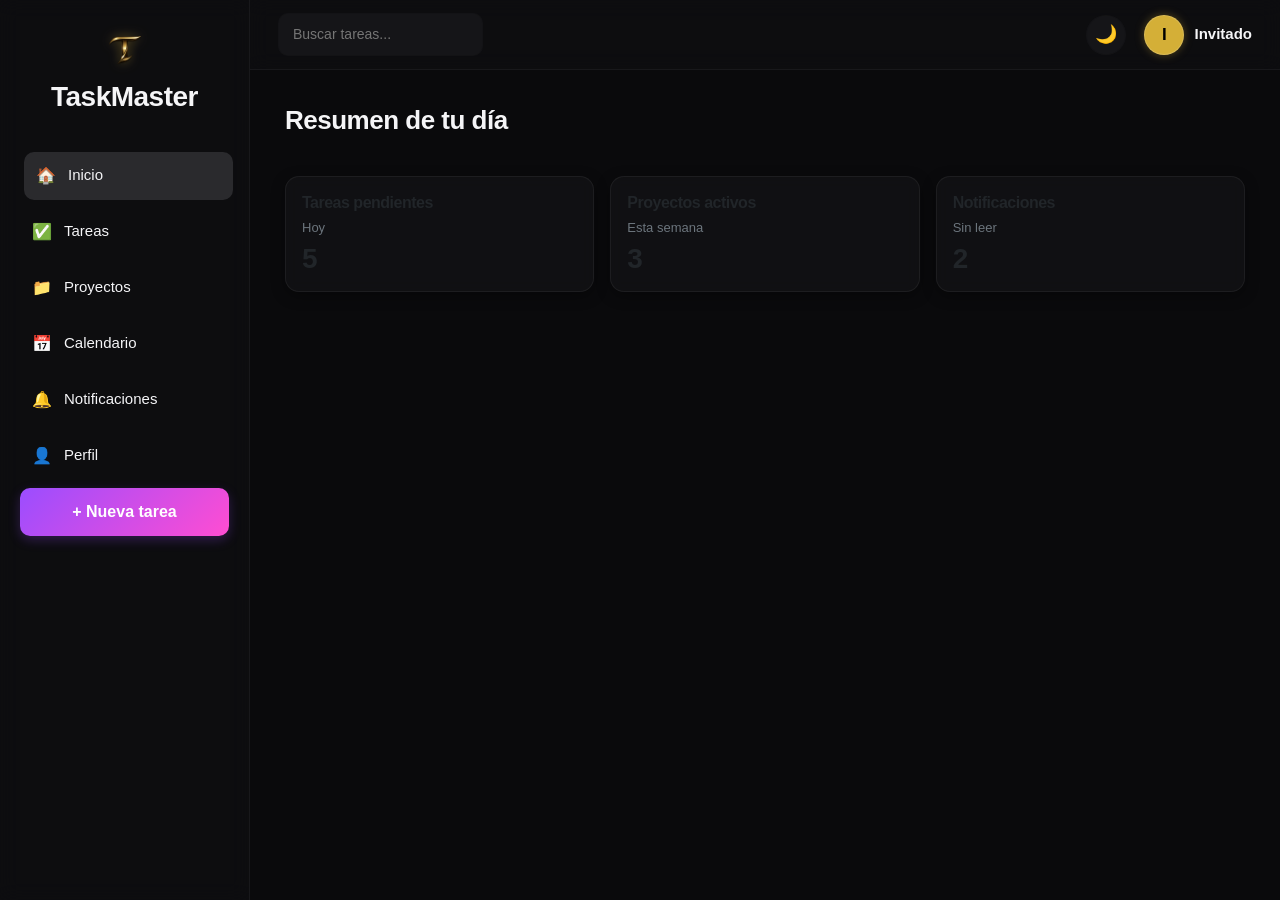
<file: taskmaster/index.html>
<!DOCTYPE html>
<html lang="es" data-theme="dark">
<head>
    <meta charset="UTF-8">
    <meta name="viewport" content="width=device-width, initial-scale=1.0">
    <title>TaskMaster - Inicio</title>

    <!-- Bootstrap -->
    <link href="https://cdn.jsdelivr.net/npm/bootstrap@5.3.8/dist/css/bootstrap.min.css" rel="stylesheet">

    <!-- Estilos -->
    <link rel="stylesheet" href="css/theme.css">
    <link rel="stylesheet" href="css/styles.css">
</head>

<body>

<div class="app-container">

    <!-- SIDEBAR -->
    <aside class="sidebar">

        <div class="sidebar-header">
            <img src="assets/images/logo-t.png" class="sidebar-logo" alt="TaskMaster Logo">
            <h3>TaskMaster</h3>
        </div>

        <nav class="sidebar-menu">
            <a href="index.html" class="menu-item active">
                🏠 <span>Inicio</span>
            </a>

            <a href="tareas.html" class="menu-item">
                ✅ <span>Tareas</span>
            </a>

            <a href="proyectos.html" class="menu-item">
                📁 <span>Proyectos</span>
            </a>

            <a href="calendario.html" class="menu-item">
                📅 <span>Calendario</span>
            </a>

            <a href="notifications/notifications.html" class="menu-item">
                🔔 <span>Notificaciones</span>
            </a>

            <a href="perfil.html" class="menu-item">
                👤 <span>Perfil</span>
            </a>
        </nav>

        <button class="btn-new-task">
            + Nueva tarea
        </button>

    </aside>

    <!-- CONTENIDO PRINCIPAL -->
    <main class="main-content">

        <!-- TOPBAR -->
        <header class="topbar">

            <div class="search-box">
                <input type="text" placeholder="Buscar tareas...">
            </div>

            <div class="topbar-actions">

                <!-- Botón de tema -->
                <button id="themeToggle" class="theme-btn-topbar">🌙</button>

                <!-- Avatar + nombre -->
                <div class="user-info">
                    <div class="avatar" id="userAvatar">A</div>
                    <span id="userName">Usuario</span>
                </div>

            </div>

        </header>

        <!-- DASHBOARD SIMPLE -->
        <section class="page-content">

            <h2 class="mb-4">Resumen de tu día</h2>

            <div class="row g-3">

                <div class="col-md-4">
                    <div class="card bg-transparent border rounded-4 p-3">
                        <h5>Tareas pendientes</h5>
                        <p class="text-secondary mb-1">Hoy</p>
                        <h3>5</h3>
                    </div>
                </div>

                <div class="col-md-4">
                    <div class="card bg-transparent border rounded-4 p-3">
                        <h5>Proyectos activos</h5>
                        <p class="text-secondary mb-1">Esta semana</p>
                        <h3>3</h3>
                    </div>
                </div>

                <div class="col-md-4">
                    <div class="card bg-transparent border rounded-4 p-3">
                        <h5>Notificaciones</h5>
                        <p class="text-secondary mb-1">Sin leer</p>
                        <h3>2</h3>
                    </div>
                </div>

            </div>

        </section>

    </main>

</div>

<!-- JS -->
<script src="js/ui/theme-toggle.js"></script>
<script src="js/app.js"></script>

</body>
</html>
</file>
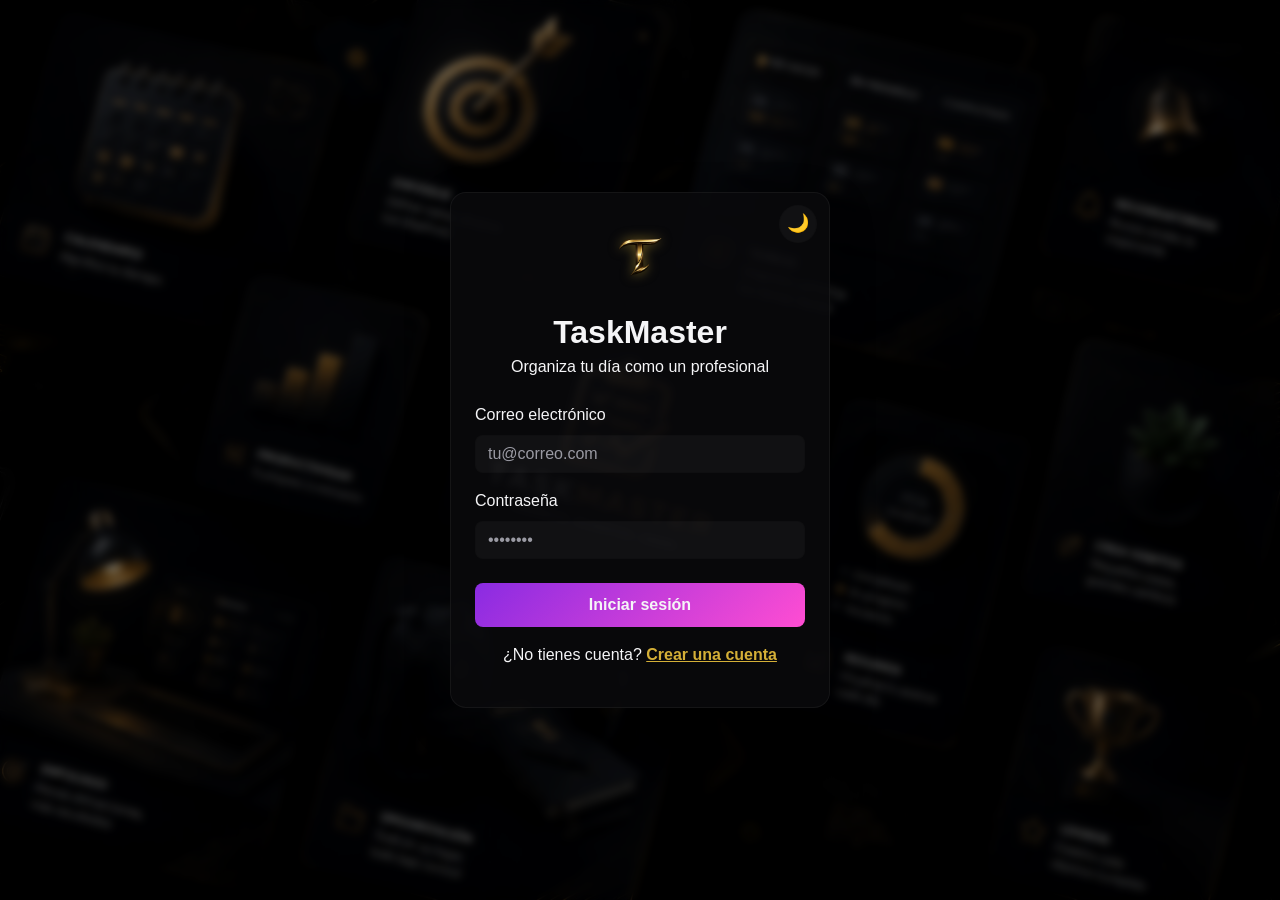
<file: taskmaster/login.html>
<!DOCTYPE html>
<html lang="es" data-theme="dark">
<head>
    <meta charset="UTF-8">
    <meta name="viewport" content="width=device-width, initial-scale=1.0">
    <title>TaskMaster - Iniciar Sesión</title>

    <!-- Bootstrap -->
    <link href="https://cdn.jsdelivr.net/npm/bootstrap@5.3.8/dist/css/bootstrap.min.css" rel="stylesheet">

    <!-- Estilos -->
    <link rel="stylesheet" href="css/login.css">
    <link rel="stylesheet" href="css/theme.css">
</head>

<body class="login-body">

    <!-- Fondo -->
    <div class="background-overlay"></div>

    <!-- Contenedor principal -->
    <div class="container d-flex justify-content-center align-items-center min-vh-100">

        <div class="login-card shadow-lg p-4 rounded-4 position-relative">

            <!-- Botón de tema -->
            <button id="themeToggle" class="theme-btn">
                🌙
            </button>

            <!-- Logo -->
            <div class="text-center mb-3">
                <img src="assets/images/logo-t.png" class="logo-img" alt="TaskMaster Logo">
            </div>

            <!-- Títulos -->
            <h2 class="text-center fw-bold mb-1">TaskMaster</h2>
            <p class="text-center text-muted mb-4">Organiza tu día como un profesional</p>

            <!-- Formulario -->
            <form id="loginForm">

                <div class="mb-3">
                    <label class="form-label">Correo electrónico</label>
                    <input type="email" id="email" class="form-control input-premium" placeholder="tu@correo.com" required>
                </div>

                <div class="mb-3">
                    <label class="form-label">Contraseña</label>
                    <input type="password" id="password" class="form-control input-premium" placeholder="••••••••" required>
                </div>

                <button type="submit" class="btn btn-premium w-100 mt-2">
                    Iniciar sesión
                </button>

            </form>

            <!-- Mensaje dinámico -->
            <p id="loginMessage" class="text-center mt-3 message-area"></p>

            <!-- Enlace a registro -->
            <p class="text-center mt-3">
                ¿No tienes cuenta?
                <a href="register.html" class="link-premium">Crear una cuenta</a>
            </p>

        </div>
    </div>

    <!-- JS -->
    <script src="js/ui/theme-toggle.js"></script>
    <script src="js/auth/login.js"></script>
</body>
</html>
</file>
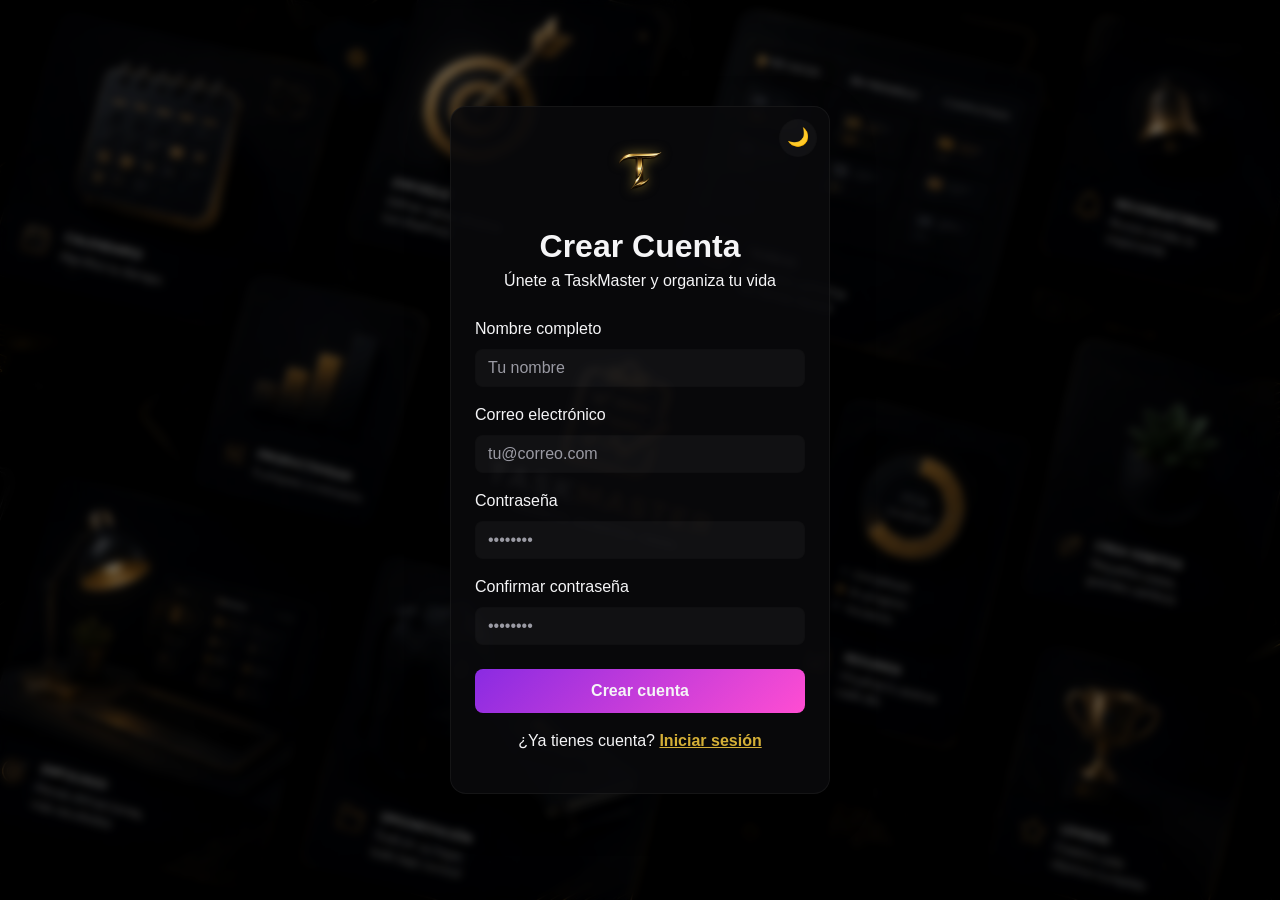
<file: taskmaster/register.html>
<!DOCTYPE html>
<html lang="es" data-theme="dark">
<head>
    <meta charset="UTF-8">
    <meta name="viewport" content="width=device-width, initial-scale=1.0">
    <title>TaskMaster - Crear Cuenta</title>

    <!-- Bootstrap -->
    <link href="https://cdn.jsdelivr.net/npm/bootstrap@5.3.8/dist/css/bootstrap.min.css" rel="stylesheet">

    <!-- Estilos -->
    <link rel="stylesheet" href="css/login.css">
    <link rel="stylesheet" href="css/theme.css">
</head>

<body class="login-body">

    <!-- Fondo -->
    <div class="background-overlay"></div>

    <!-- Contenedor principal -->
    <div class="container d-flex justify-content-center align-items-center min-vh-100">

        <div class="login-card shadow-lg p-4 rounded-4 position-relative">

            <!-- Botón de tema -->
            <button id="themeToggle" class="theme-btn">
                🌙
            </button>

            <!-- Logo -->
            <div class="text-center mb-3">
                <img src="assets/images/logo-t.png" class="logo-img" alt="TaskMaster Logo">
            </div>

            <!-- Títulos -->
            <h2 class="text-center fw-bold mb-1">Crear Cuenta</h2>
            <p class="text-center text-muted mb-4">Únete a TaskMaster y organiza tu vida</p>

            <!-- Formulario -->
            <form id="registerForm">

                <div class="mb-3">
                    <label class="form-label">Nombre completo</label>
                    <input type="text" id="name" class="form-control input-premium" placeholder="Tu nombre" required>
                </div>

                <div class="mb-3">
                    <label class="form-label">Correo electrónico</label>
                    <input type="email" id="email" class="form-control input-premium" placeholder="tu@correo.com" required>
                </div>

                <div class="mb-3">
                    <label class="form-label">Contraseña</label>
                    <input type="password" id="password" class="form-control input-premium" placeholder="••••••••" required>
                </div>

                <div class="mb-3">
                    <label class="form-label">Confirmar contraseña</label>
                    <input type="password" id="confirmPassword" class="form-control input-premium" placeholder="••••••••" required>
                </div>

                <button type="submit" class="btn btn-premium w-100 mt-2">
                    Crear cuenta
                </button>

            </form>

            <!-- Mensaje dinámico -->
            <p id="registerMessage" class="text-center mt-3 message-area"></p>

            <!-- Enlace a login -->
            <p class="text-center mt-3">
                ¿Ya tienes cuenta?
                <a href="login.html" class="link-premium">Iniciar sesión</a>
            </p>

        </div>
    </div>

    <!-- JS -->
    <script src="js/ui/theme-toggle.js"></script>
    <script src="js/auth/register.js"></script>
</body>
</html>
</file>
<file: taskmaster/css/theme.css>
/* ================================
   🎨 MODO OSCURO PREMIUM
   ================================ */
:root {
    --text-primary: #F5F5F7;
    --text-secondary: #9A9AA3;

    --background-dark: #0A0A0C;

    --card-bg: rgba(10, 10, 12, 0.85);
    --card-border: rgba(255, 255, 255, 0.05);

    --input-bg: rgba(255, 255, 255, 0.04);
    --input-border: rgba(4, 4, 4, 0.12);

    --accent: #D4AF37;
    --accent-strong: #B88A2E;

    --shadow-soft: 0 4px 14px rgba(0, 0, 0, 0.35);
    --shadow-strong: 0 8px 28px rgba(0, 0, 0, 0.45);
}

body {
    background: var(--background-dark);
    color: var(--text-primary);
}

/* ================================
   ☀️ MODO CLARO PREMIUM
   ================================ */
[data-theme="light"] {
    --text-primary: #1A1A1C;
    --text-secondary: #555555;

    --background-dark: #F5F5F5;

    --card-bg: rgba(255, 255, 255, 0.85);
    --card-border: rgba(0, 0, 0, 0.08);

    --input-bg: rgba(0, 0, 0, 0.05);
    --input-border: rgba(0, 0, 0, 0.15);

    --accent: #B8860B;
    --accent-strong: #8C6A07;

    --shadow-soft: 0 4px 12px rgba(0, 0, 0, 0.12);
    --shadow-strong: 0 6px 20px rgba(0, 0, 0, 0.18);
}

[data-theme="light"] {
    --text-primary: #2A2A2E;
    --text-secondary: #6E6E73;

    --background-dark: #F2F2F7; /* Fondo Apple-style */

    --card-bg: rgba(255, 255, 255, 0.75);
    --card-border: rgba(0, 0, 0, 0.06);

    --input-bg: rgba(255, 255, 255, 0.6);
    --input-border: rgba(0, 0, 0, 0.12);

    --accent: #C89A1B; /* Dorado más elegante */
    --accent-strong: #A67F17;

    --shadow-soft: 0 4px 14px rgba(0, 0, 0, 0.10);
    --shadow-strong: 0 8px 28px rgba(0, 0, 0, 0.15);
}
</file>
<file: taskmaster/css/styles.css>
/* ================================
   CONTENEDOR PRINCIPAL PREMIUM
   ================================ */
.app-container {
    display: flex;
    height: 100vh;
    overflow: hidden;
}

/* ================================
   CONTENIDO PRINCIPAL PREMIUM
   ================================ */
.main-content {
    flex-grow: 1;
    display: flex;
    flex-direction: column;
    overflow-y: auto;
}

/* ================================
   PADDING GLOBAL DEL CONTENIDO
   ================================ */
.page-content {
    padding: 30px;
}



/* ================================
   TIPOGRAFÍA GLOBAL
   ================================ */
body {
    font-family: 'Poppins', sans-serif;
    background: var(--background-dark);
    color: var(--text-primary);
}

h1, h2, h3, h4, h5 {
    font-weight: 700;
    letter-spacing: -0.5px;
}

p, span, label {
    font-weight: 400;
}

* {
    transition: 0.25s ease;
}

/* ================================
   SIDEBAR PREMIUM
   ================================ */
.sidebar {
    width: 250px;
    background: rgba(15, 15, 18, 0.7);
    backdrop-filter: blur(10px);
    border-right: 1px solid rgba(255, 255, 255, 0.05);
    padding: 20px;
    display: flex;
    flex-direction: column;
}

.sidebar-header {
    text-align: center;
    margin-bottom: 30px;
}

.sidebar-logo {
    width: 60px;
    filter: drop-shadow(0 0 6px rgba(212, 175, 55, 0.4));
}

.menu-item {
    display: flex;
    align-items: center;
    gap: 12px;
    padding: 12px;
    margin-bottom: 8px;
    border-radius: 10px;
    color: var(--text-primary);
    text-decoration: none;
    transition: 0.25s;
}

.menu-item:hover,
.menu-item.active {
    background: rgba(255, 255, 255, 0.12);
    transform: translateX(4px);
}

/* Botón nueva tarea */
.btn-new-task {
    background: linear-gradient(135deg, #9b4dff, #ff4dd2);
    border: none;
    padding: 12px;
    border-radius: 10px;
    color: white;
    font-weight: 600;
    cursor: pointer;
    transition: 0.25s;
    box-shadow: 0 4px 12px rgba(155, 77, 255, 0.25);
}

.btn-new-task:hover {
    transform: translateY(-2px);
    box-shadow: 0 6px 18px rgba(155, 77, 255, 0.35);
}

/* ================================
   TOPBAR PREMIUM
   ================================ */
.topbar {
    height: 70px;
    background: rgba(15, 15, 18, 0.7);
    backdrop-filter: blur(10px);
    border-bottom: 1px solid rgba(255, 255, 255, 0.05);
    display: flex;
    align-items: center;
    justify-content: space-between;
    padding: 0 20px;
}

.search-box input {
    background: var(--input-bg);
    border: 1px solid var(--input-border);
    padding: 10px 14px;
    border-radius: 10px;
    color: var(--text-primary);
}

.search-box input:focus {
    border-color: var(--accent);
    box-shadow: 0 0 10px rgba(212, 175, 55, 0.35);
}

/* Botón tema */
.theme-btn-topbar {
    background: var(--input-bg);
    border: 1px solid var(--input-border);
    border-radius: 50%;
    width: 38px;
    height: 38px;
    font-size: 18px;
    cursor: pointer;
    color: var(--text-primary);
}

.theme-btn-topbar:hover {
    background: var(--accent);
    color: white;
}

/* Avatar */
.avatar {
    width: 38px;
    height: 38px;
    background: var(--accent);
    color: black;
    font-weight: 700;
    border-radius: 50%;
    display: flex;
    align-items: center;
    justify-content: center;
}
/* ================================
   TOPBAR FIX PREMIUM
   ================================ */

.topbar-actions {
    display: flex;
    align-items: center;
    gap: 18px;
}

.user-info {
    display: flex;
    align-items: center;
    gap: 10px;
}

#userName {
    font-size: 15px;
    font-weight: 600;
    color: var(--text-primary);
}

.avatar {
    width: 40px;
    height: 40px;
    background: var(--accent);
    color: black;
    font-weight: 700;
    border-radius: 50%;
    display: flex;
    align-items: center;
    justify-content: center;
    font-size: 17px;
    box-shadow: 0 0 10px rgba(212, 175, 55, 0.35);
}

.theme-btn-topbar {
    width: 40px;
    height: 40px;
    font-size: 18px;
    display: flex;
    align-items: center;
    justify-content: center;
}

/* ================================
   TARJETAS DEL DASHBOARD
   ================================ */
.card {
    background: rgba(20, 20, 24, 0.65) !important;
    border: 1px solid rgba(255, 255, 255, 0.06) !important;
    border-radius: 14px !important;
    box-shadow: var(--shadow-soft) !important;
    backdrop-filter: blur(6px);
    transition: 0.25s ease;
}

.card:hover {
    transform: translateY(-4px);
    border-color: var(--accent);
    box-shadow: var(--shadow-strong);
}

/* ================================
   TARJETAS DE TAREAS
   ================================ */
.task-card {
    background: rgba(20, 20, 24, 0.65);
    border: 1px solid rgba(255, 255, 255, 0.06);
    border-radius: 14px;
    padding: 18px;
    box-shadow: var(--shadow-soft);
    backdrop-filter: blur(6px);
    transition: 0.25s ease;
}

.task-card:hover {
    transform: translateY(-4px);
    border-color: var(--accent);
    box-shadow: var(--shadow-strong);
}

.task-title {
    font-size: 18px;
    font-weight: 600;
}

.task-desc {
    font-size: 14px;
    color: var(--text-secondary);
}

.tag {
    background: rgba(255, 255, 255, 0.08);
    padding: 4px 10px;
    border-radius: 8px;
    font-size: 12px;
    margin-right: 6px;
    color: var(--text-secondary);
}

.priority-badge {
    padding: 4px 10px;
    border-radius: 8px;
    font-size: 13px;
    font-weight: 600;
}

.priority-low { background: rgba(0, 200, 0, 0.15); color: #4CAF50; }
.priority-medium { background: rgba(255, 193, 7, 0.15); color: #FFC107; }
.priority-high { background: rgba(255, 77, 77, 0.15); color: #FF4D4D; }

.task-actions button {
    background: transparent;
    border: none;
    color: var(--text-secondary);
    font-size: 18px;
    margin-left: 10px;
    cursor: pointer;
}

.task-actions button:hover {
    color: var(--accent);
}

.topbar {
    padding: 0 28px;
}
.avatar {
    border: 1px solid rgba(255, 255, 255, 0.15);
}

[data-theme="light"] .sidebar {
    background: rgba(255, 255, 255, 0.65);
    backdrop-filter: blur(12px);
    border-right: 1px solid rgba(0, 0, 0, 0.06);
}

[data-theme="light"] .topbar {
    background: rgba(255, 255, 255, 0.65);
    border-bottom: 1px solid rgba(0, 0, 0, 0.06);
    backdrop-filter: blur(12px);
}

[data-theme="light"] .card,
[data-theme="light"] .task-card {
    background: rgba(255, 255, 255, 0.75) !important;
    border: 1px solid rgba(0, 0, 0, 0.06) !important;
    box-shadow: var(--shadow-soft) !important;
}

[data-theme="light"] .search-box input,
[data-theme="light"] .input-premium {
    background: rgba(255, 255, 255, 0.7) !important;
    border: 1px solid rgba(0, 0, 0, 0.12) !important;
    color: #2A2A2E !important;
}

[data-theme="light"] .search-box input:focus {
    border-color: var(--accent);
    box-shadow: 0 0 10px rgba(200, 154, 27, 0.35);
}

[data-theme="light"] .avatar {
    background: var(--accent);
    color: white;
}

[data-theme="light"] .theme-btn-topbar {
    background: rgba(255, 255, 255, 0.7);
    border: 1px solid rgba(0, 0, 0, 0.12);
}
.page-content h2 {
    font-size: 26px;
    font-weight: 700;
    margin-bottom: 25px;
    color: var(--text-primary);
}

.card h5 {
    font-size: 16px;
    font-weight: 600;
    margin-bottom: 6px;
}

.card p {
    font-size: 13px;
    color: var(--text-secondary);
    margin-bottom: 4px;
}

.card h3 {
    font-size: 28px;
    font-weight: 700;
    margin: 0;
}
.row.g-3 {
    margin-top: 10px;
}
.page-content {
    padding: 35px;
    padding-bottom: 50px;
}

body {
    background: var(--background-dark);
    background-size: cover;
    background-attachment: fixed;
}
.card, .task-card {
    opacity: 0;
    transform: translateY(10px);
    animation: fadeInUp 0.4s ease forwards;
}

@keyframes fadeInUp {
    to {
        opacity: 1;
        transform: translateY(0);
    }
}
.user-info span {
    font-size: 15px;
    font-weight: 600;
    color: var(--text-primary);
}
.theme-btn-topbar {
    transition: 0.25s ease;
}

.theme-btn-topbar:hover {
    transform: scale(1.1);
    box-shadow: 0 0 12px rgba(212, 175, 55, 0.45);
}
.search-box input {
    font-size: 14px;
    font-weight: 500;
}
.menu-item span {
    font-size: 15px;
    font-weight: 500;
}
/* ================================
   HEADER DE TAREAS PREMIUM
   ================================ */
.tasks-header {
    display: flex;
    justify-content: space-between;
    align-items: center;
    margin-bottom: 25px;
}

.btn-new-task-floating {
    background: linear-gradient(135deg, #9b4dff, #ff4dd2);
    border: none;
    padding: 10px 18px;
    border-radius: 10px;
    color: white;
    font-weight: 600;
    cursor: pointer;
    transition: 0.25s;
    box-shadow: 0 4px 12px rgba(155, 77, 255, 0.25);
}

.btn-new-task-floating:hover {
    transform: translateY(-2px);
    box-shadow: 0 6px 18px rgba(155, 77, 255, 0.35);
}
.task-card {
    opacity: 0;
    transform: translateY(10px);
    animation: fadeInUp 0.4s ease forwards;
}

@keyframes fadeInUp {
    to {
        opacity: 1;
        transform: translateY(0);
    }
}
.task-card {
    opacity: 0;
    transform: translateY(10px);
    animation: fadeInUp 0.4s ease forwards;
}

@keyframes fadeInUp {
    to {
        opacity: 1;
        transform: translateY(0);
    }
}
#searchTask {
    width: 260px;
}
#taskList {
    margin-top: 10px;
}
/* ================================
   MODAL PREMIUM
   ================================ */
.modal-premium {
    position: fixed;
    inset: 0;
    background: rgba(0, 0, 0, 0.55);
    backdrop-filter: blur(6px);
    display: none;
    justify-content: center;
    align-items: center;
    z-index: 2000;
}

.modal-content-premium {
    width: 420px;
    background: var(--card-bg);
    border: 1px solid var(--card-border);
    border-radius: 14px;
    padding: 25px;
    box-shadow: var(--shadow-strong);
    animation: fadeIn 0.25s ease;
}

@keyframes fadeIn {
    from { opacity: 0; transform: scale(0.95); }
    to { opacity: 1; transform: scale(1); }
}

.modal-content-premium h3 {
    margin-bottom: 18px;
    font-weight: 700;
}

.modal-content-premium label {
    margin-top: 10px;
    font-size: 14px;
    color: var(--text-secondary);
}

.modal-actions {
    display: flex;
    justify-content: flex-end;
    gap: 12px;
    margin-top: 20px;
}

.btn-save {
    background: linear-gradient(135deg, #9b4dff, #ff4dd2);
    border: none;
    padding: 10px 18px;
    border-radius: 10px;
    color: white;
    font-weight: 600;
    cursor: pointer;
}

.btn-cancel {
    background: rgba(255, 255, 255, 0.1);
    border: 1px solid var(--card-border);
    padding: 10px 18px;
    border-radius: 10px;
    color: var(--text-secondary);
    cursor: pointer;
}

.btn-cancel:hover {
    background: rgba(255, 255, 255, 0.15);
}
</file>
<file: taskmaster/css/login.css>
/* Fondo */
.login-body {
    background: url('../assets/images/fondo-t.jpg') no-repeat center center fixed;
    background-size: cover;
    position: relative;
    font-family: 'Poppins', sans-serif;
}

.background-overlay {
    position: fixed;
    inset: 0;
    background: rgba(0, 0, 0, 0.55);
    backdrop-filter: blur(4px);
}

/* Tarjeta */
.login-card {
    width: 380px;
    background: var(--card-bg);
    border: 1px solid var(--card-border);
    border-radius: 14px;
    padding: 25px;
}

/* Forzar colores dentro de la tarjeta */
.login-card,
.login-card * {
    color: var(--text-primary) !important;
}

/* Logo */
.logo-img {
    width: 80px;
    filter: drop-shadow(0 0 6px rgba(212, 175, 55, 0.5));
}

/* Inputs */
.input-premium {
    background: var(--input-bg) !important;
    border: 1px solid var(--input-border) !important;
    color: var(--text-primary) !important;
    border-radius: 8px;
}

.input-premium:focus {
    border-color: var(--accent) !important;
    box-shadow: 0 0 8px var(--accent);
}

/* Fix definitivo */
.input-premium,
.input-premium:focus,
.input-premium:active {
    background-color: var(--input-bg) !important;
    color: var(--text-primary) !important;
}

.input-premium::placeholder {
    color: var(--text-secondary) !important;
}

.input-premium:-webkit-autofill {
    -webkit-text-fill-color: var(--text-primary) !important;
    box-shadow: 0 0 0px 1000px var(--input-bg) inset !important;
}

/* Botón premium */
.btn-premium {
    background: linear-gradient(135deg, #8A2BE2, #FF4DD2);
    border: none;
    color: white;
    font-weight: 600;
    padding: 10px;
    border-radius: 8px;
    transition: 0.3s;
}

.btn-premium:hover {
    opacity: 0.9;
}

/* Enlaces */
.link-premium {
    color: var(--accent) !important;
    font-weight: 600;
}

.link-premium:hover {
    color: var(--accent-strong) !important;
}

/* Mensajes */
.message-area {
    font-weight: 600;
    color: var(--accent) !important;
}

.message-error,
.login-card .message-error {
    font-weight: 600;
    color: #FF4D4D !important;
}

/* Botón de tema */
.theme-btn {
    position: absolute;
    top: 12px;
    right: 12px;
    background: var(--input-bg);
    border: 1px solid var(--input-border);
    border-radius: 50%;
    width: 38px;
    height: 38px;
    font-size: 18px;
    cursor: pointer;
    color: var(--text-primary);
    transition: 0.3s;
}

.theme-btn:hover {
    background: var(--accent);
    color: white;
}
</file>
